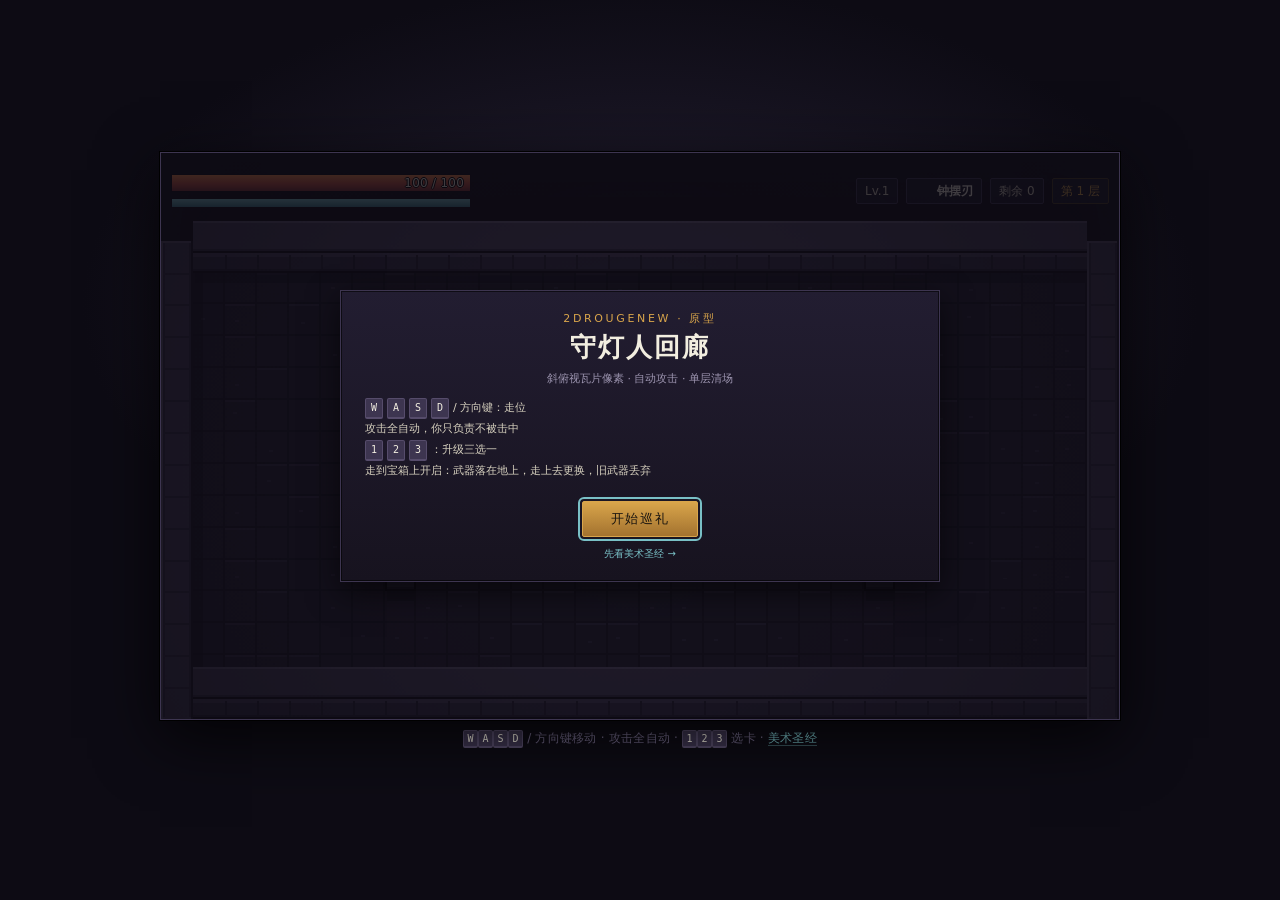
<file: index.html>
<!DOCTYPE html>
<html lang="zh-CN">
<head>
<meta charset="utf-8">
<meta name="viewport" content="width=device-width,initial-scale=1">
<title>2DRougeNew · 守灯人回廊</title>
<link rel="stylesheet" href="styles.css">
</head>
<body>
<main id="wrap">
  <div id="stage">
    <canvas id="game" width="480" height="284" aria-label="游戏画面：俯视像素风回廊"></canvas>

    <div id="hud">
      <div class="hud-col">
        <div class="bar hp" id="hpBar" role="progressbar" aria-label="生命值" aria-valuemin="0" aria-valuemax="100" aria-valuenow="100">
          <div class="fill" id="hpFill"></div>
          <span class="bar-label" id="hpText">100 / 100</span>
        </div>
        <div class="bar xp" role="progressbar" aria-label="经验" aria-valuemin="0" aria-valuemax="100" aria-valuenow="0">
          <div class="fill" id="xpFill"></div>
        </div>
      </div>
      <div class="hud-col right">
        <span class="chip" id="lvlChip">Lv.1</span>
        <span class="chip weapon">
          <canvas id="wpnIcon" width="16" height="16" aria-hidden="true"></canvas>
          <b id="wpnName">钟摆刃</b>
        </span>
        <span class="chip" id="foeChip">剩余 0</span>
        <span class="chip floor" id="floorChip">第 1 层</span>
      </div>
    </div>

    <div id="flash" aria-hidden="true"></div>
    <div id="toast" role="status" aria-live="polite"></div>
    <div id="overlay" class="overlay"></div>
  </div>

  <p class="foot">
    <kbd>W</kbd><kbd>A</kbd><kbd>S</kbd><kbd>D</kbd> / 方向键移动 · 攻击全自动 · <kbd>1</kbd><kbd>2</kbd><kbd>3</kbd> 选卡 ·
    <a href="art-bible.html">美术圣经</a>
  </p>
</main>

<script src="js/palette.js"></script>
<script src="js/pixels.js"></script>
<script src="js/art.js"></script>
<script src="js/game.js"></script>
</body>
</html>
</file>
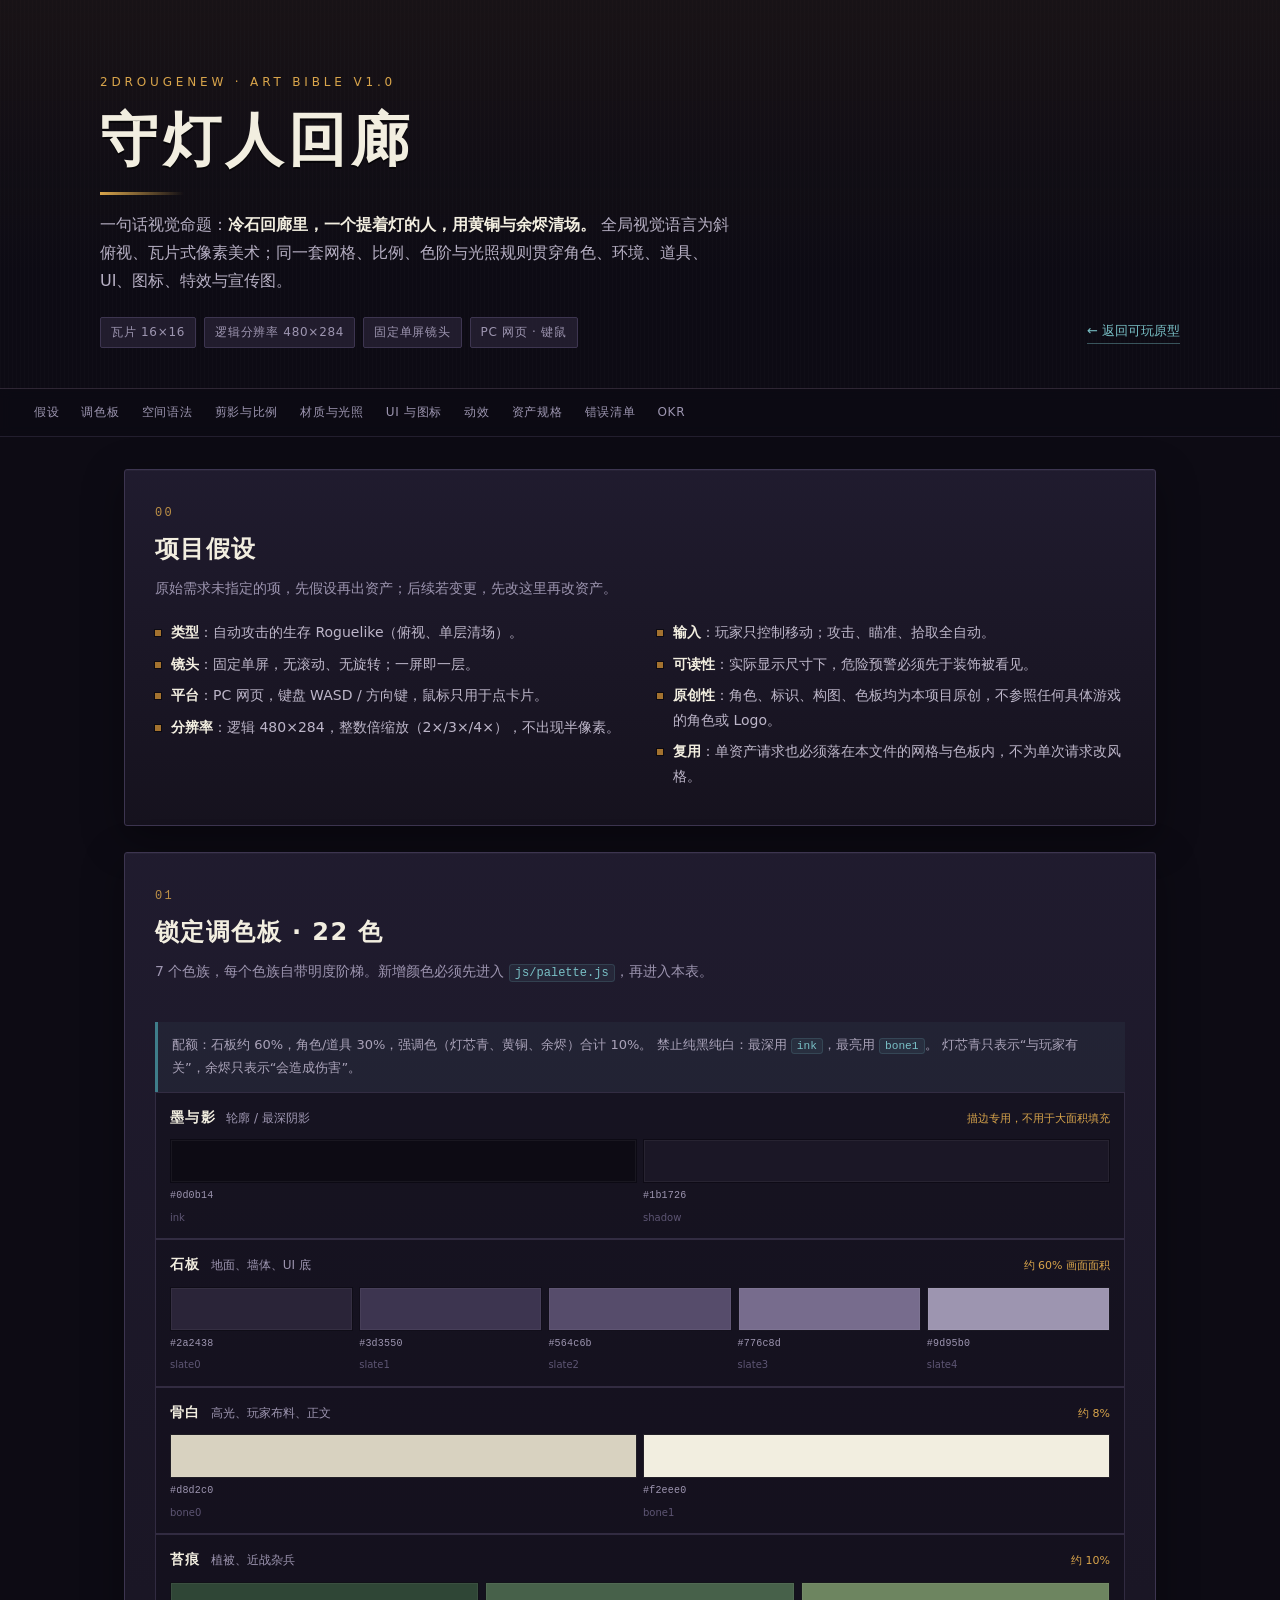
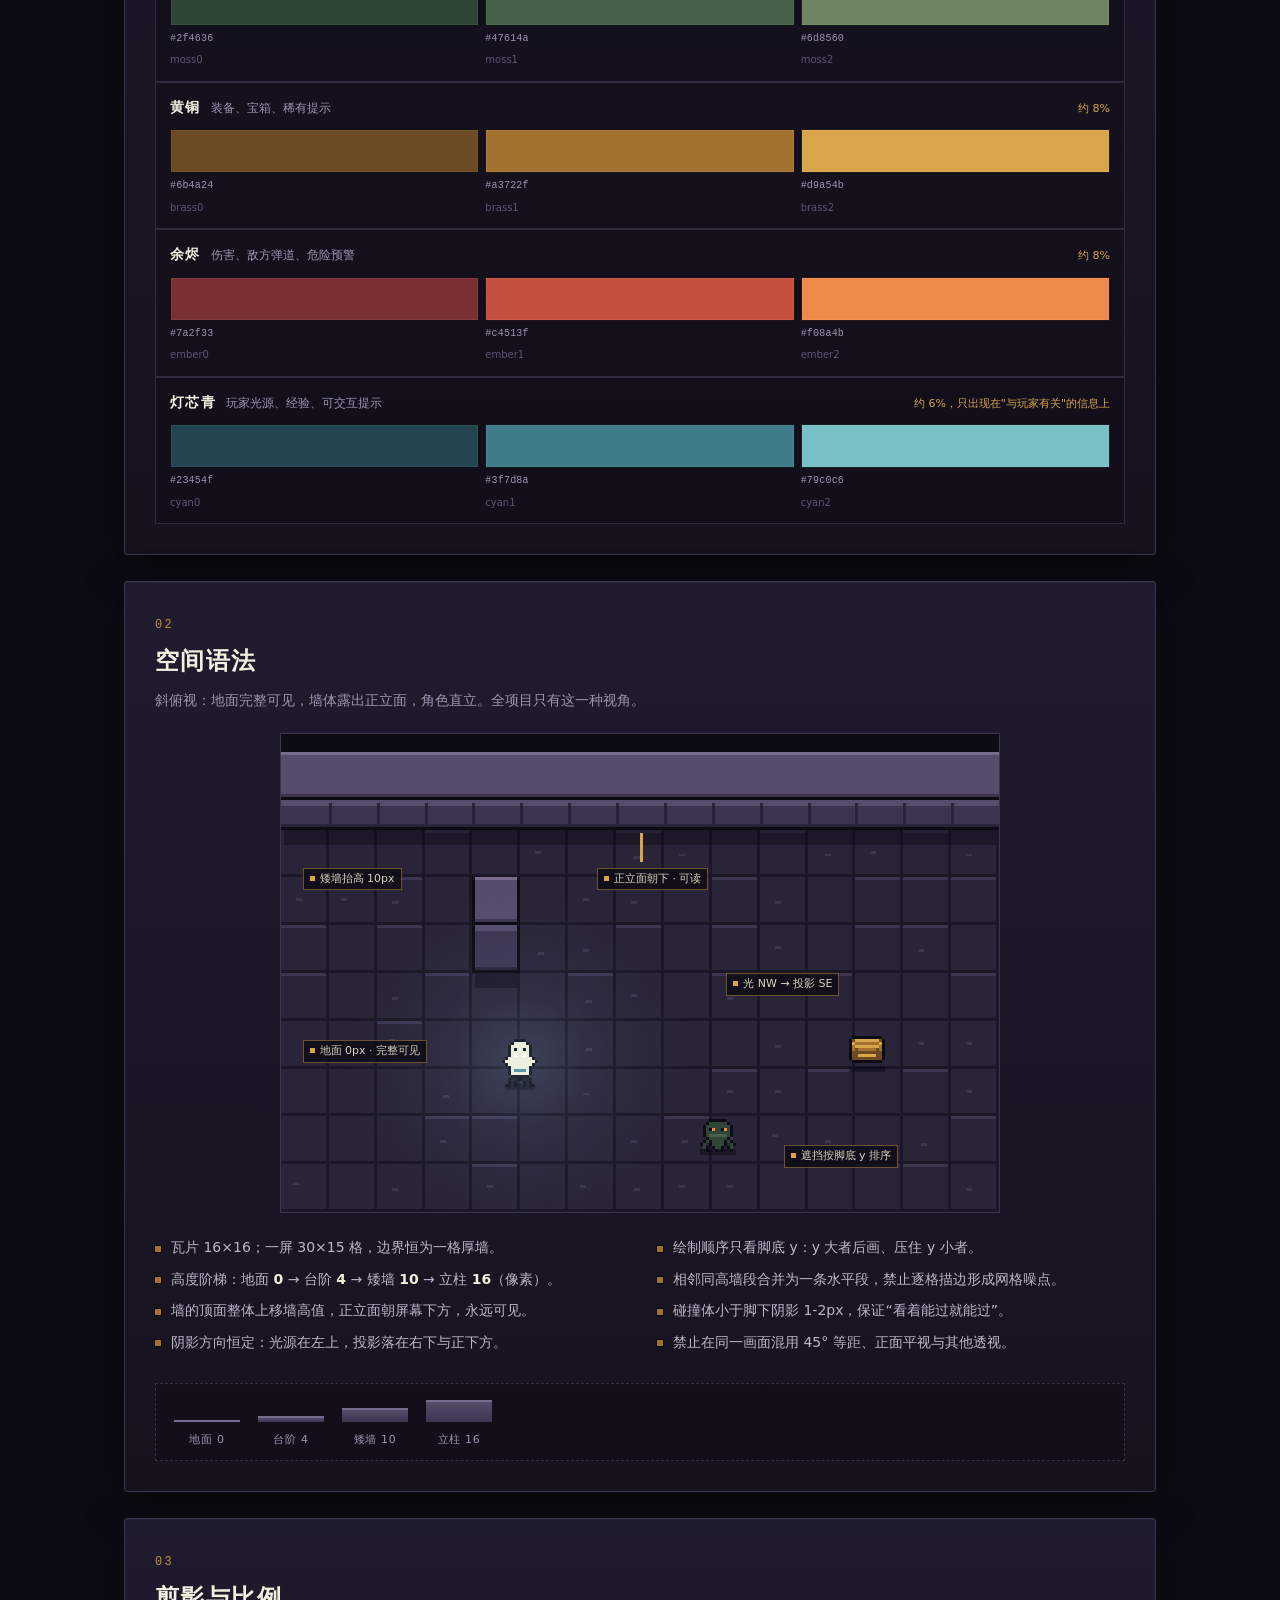
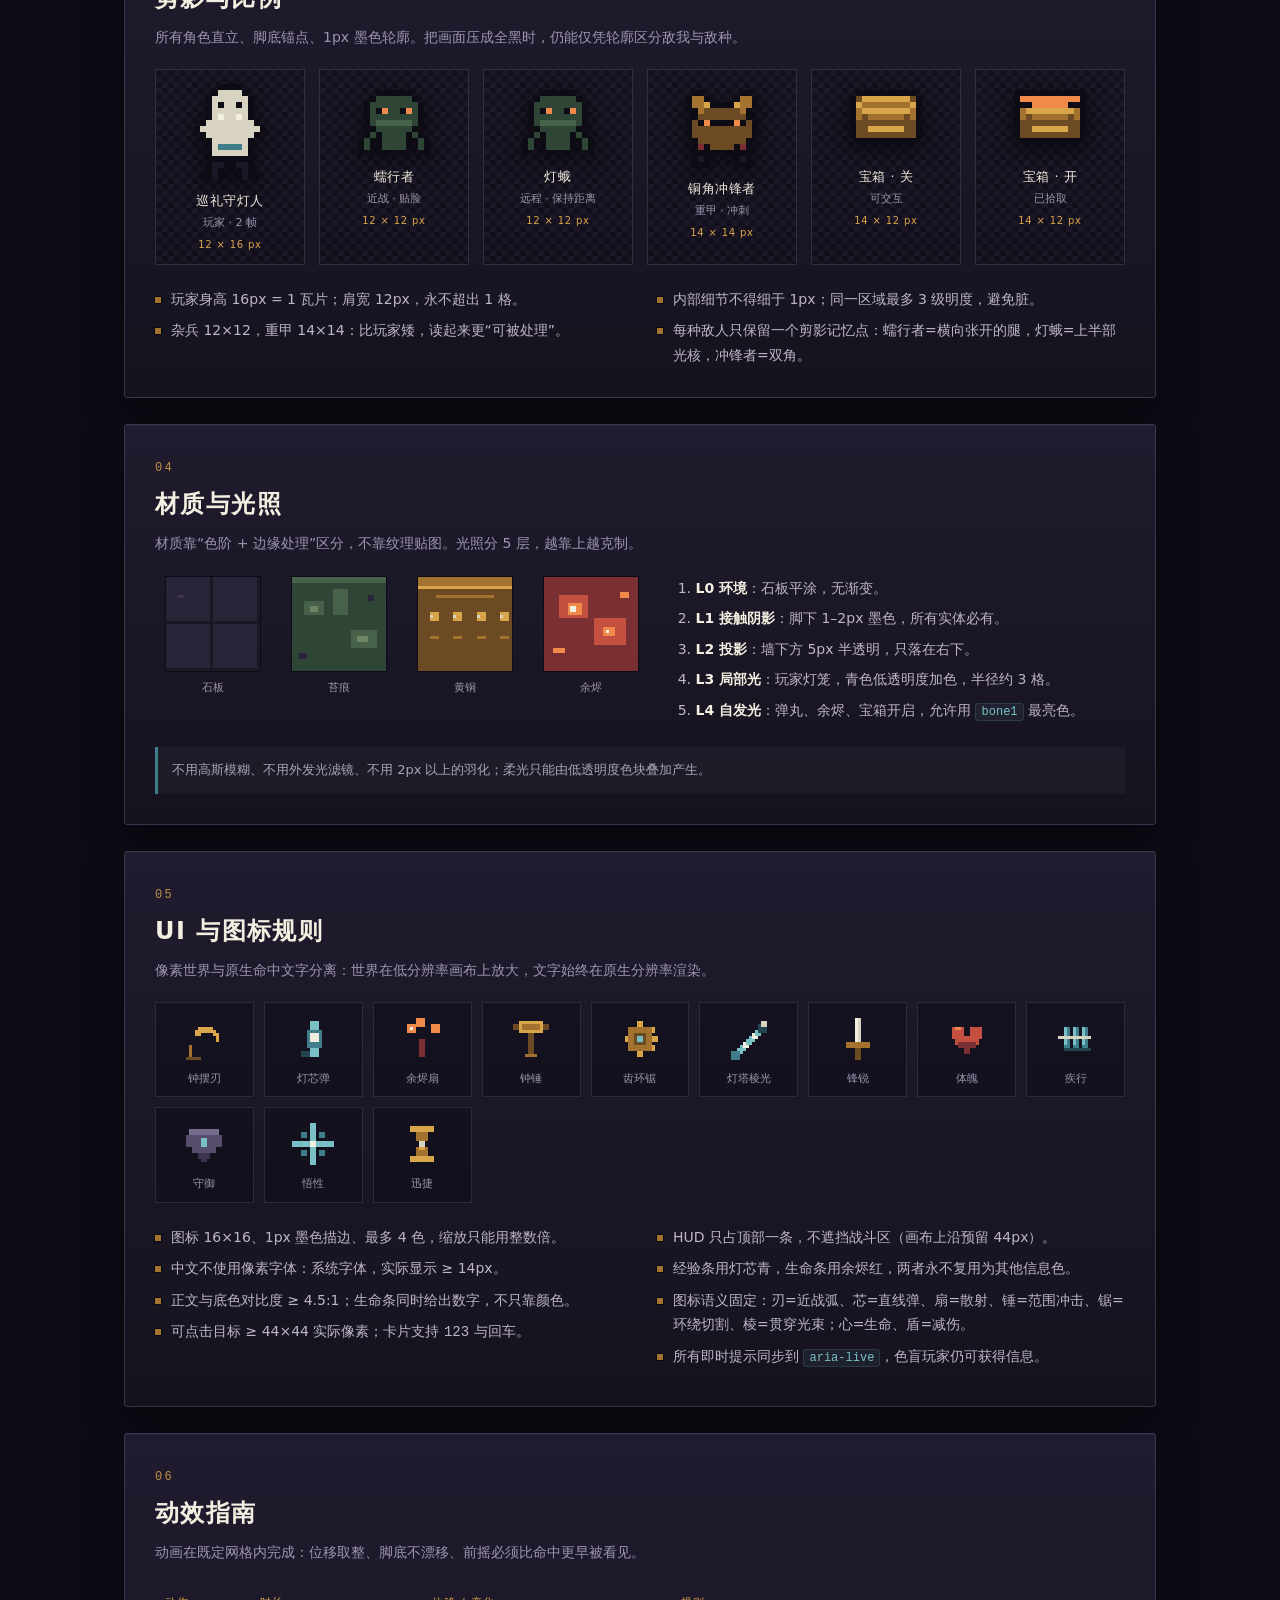
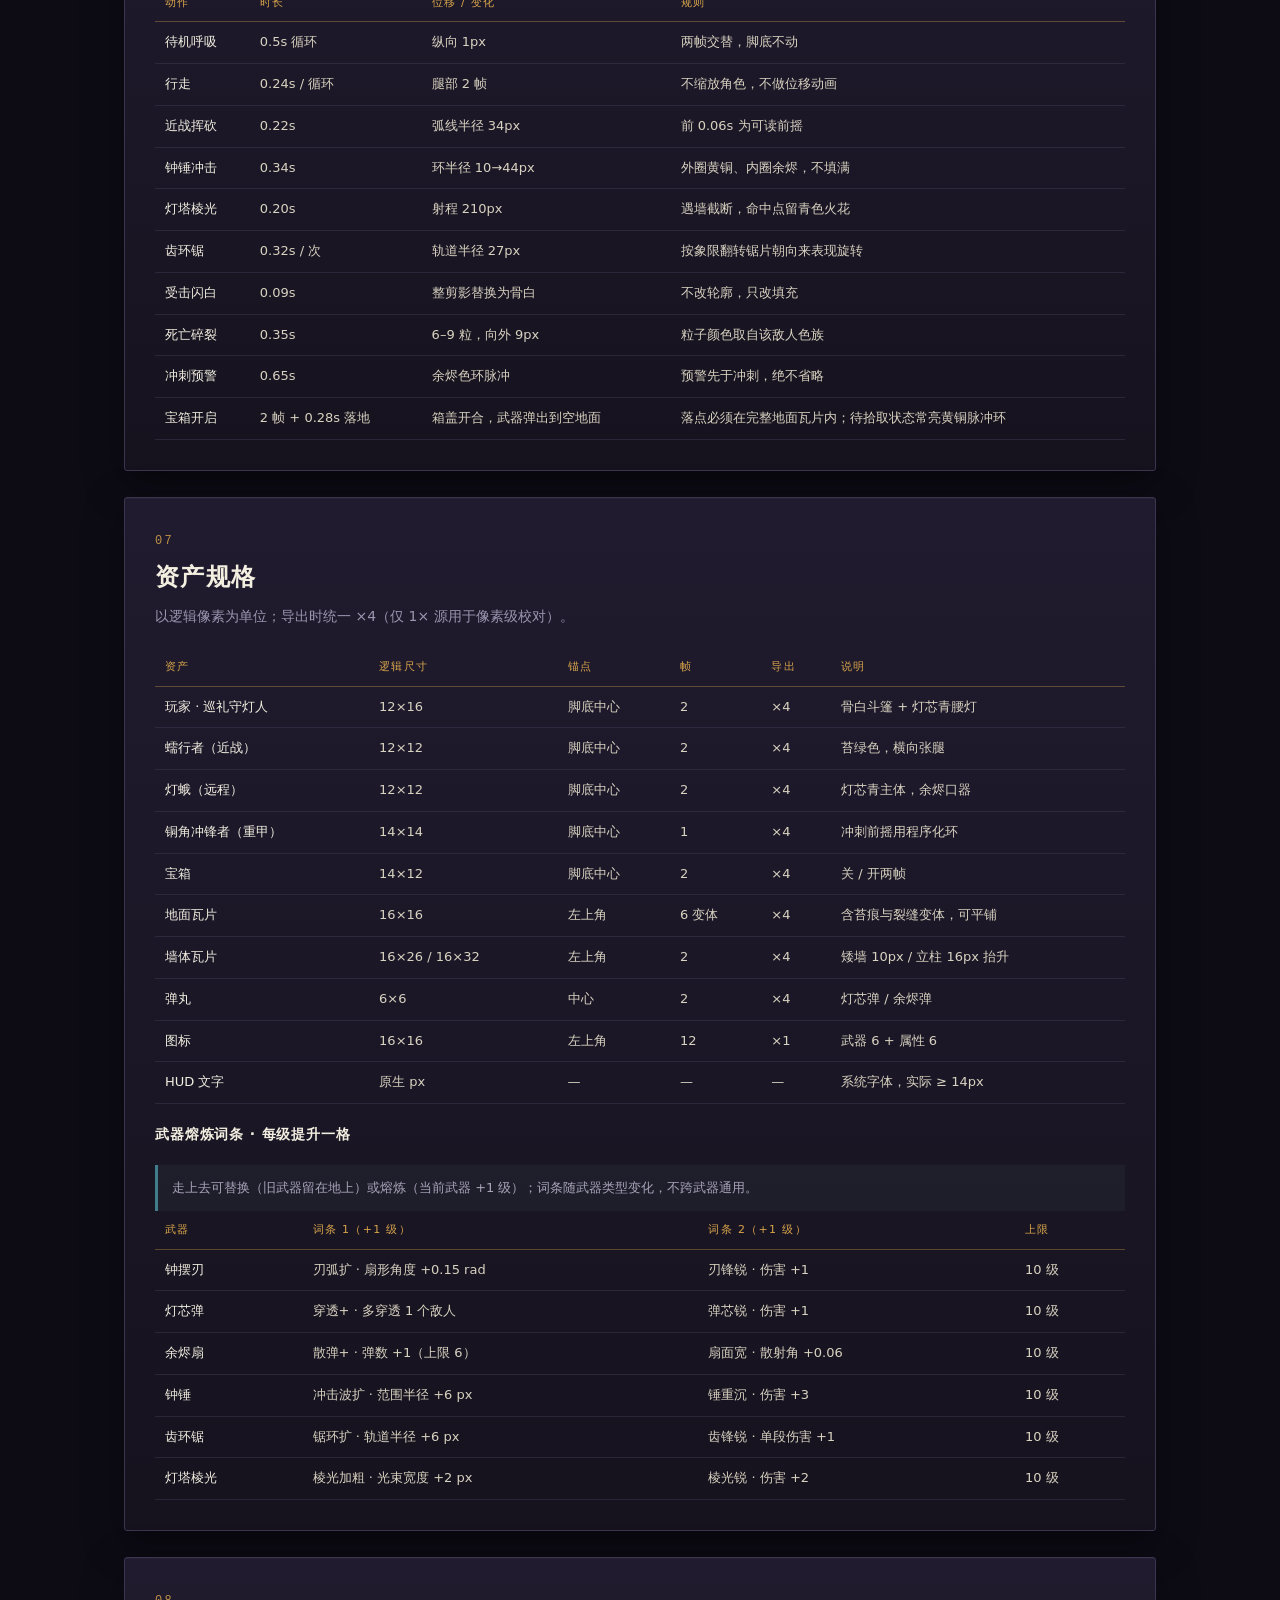
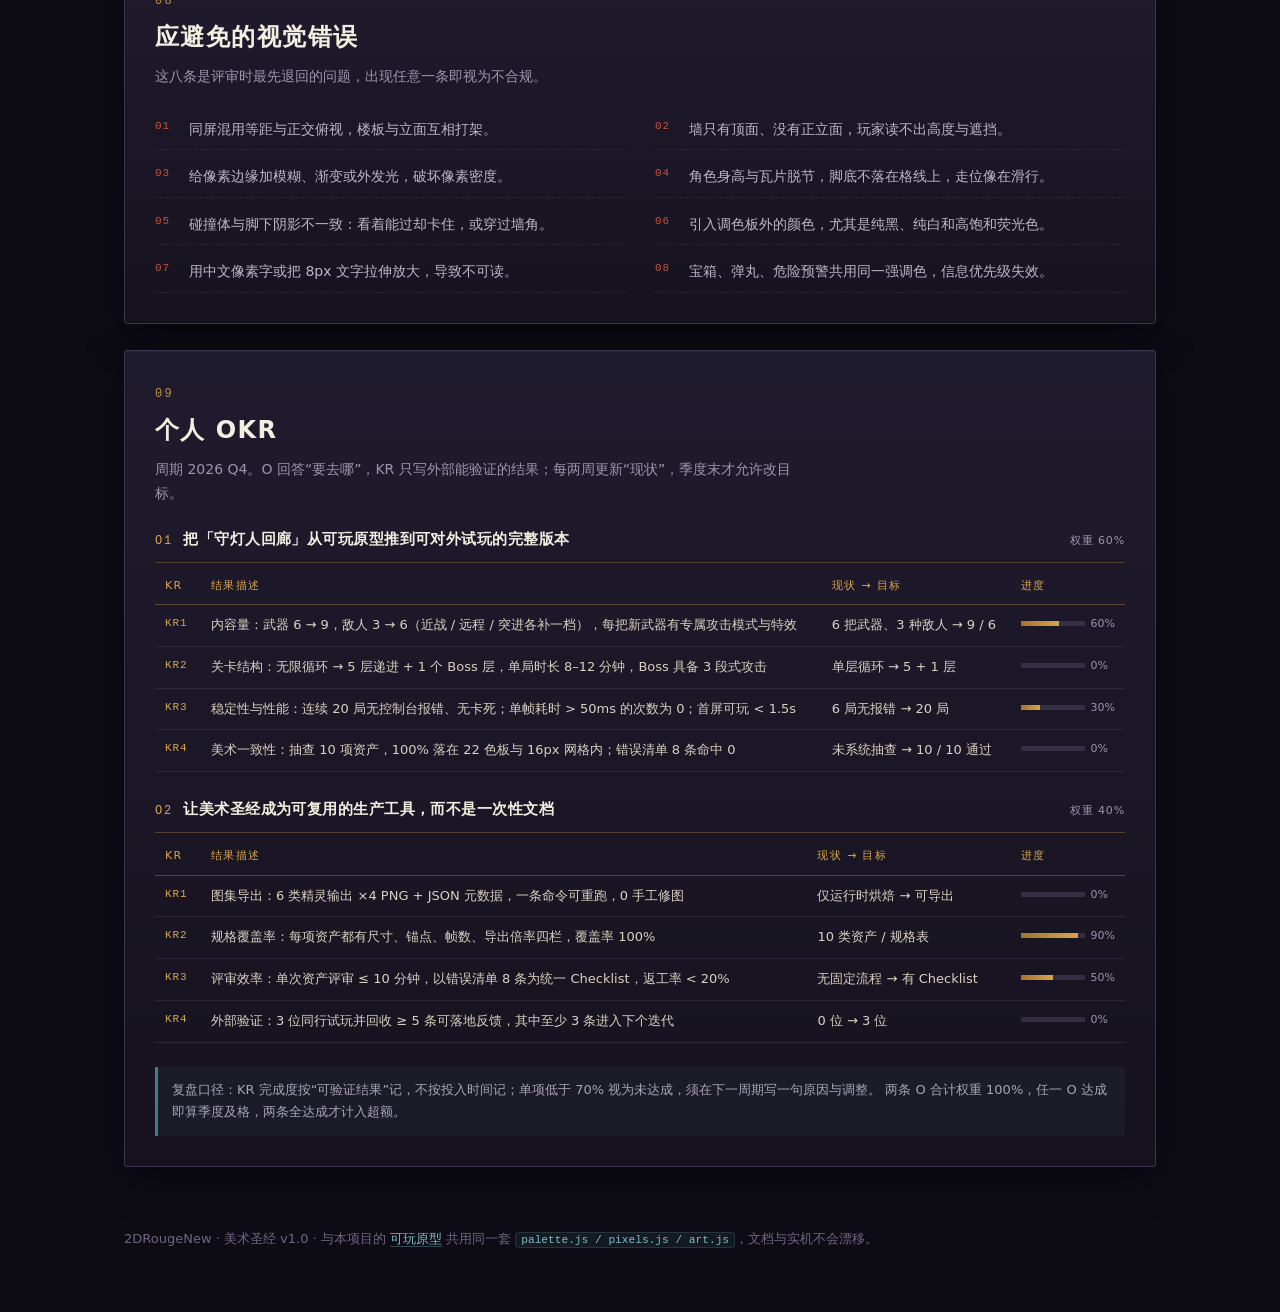
<file: art-bible.html>
<!DOCTYPE html>
<html lang="zh-CN">
<head>
<meta charset="utf-8">
<meta name="viewport" content="width=device-width,initial-scale=1">
<title>2DRougeNew · 美术圣经 v1.0</title>
<link rel="stylesheet" href="bible.css">
</head>
<body>
<header class="hero">
  <div class="hero-inner">
    <p class="eyebrow">2DRougeNew · Art Bible v1.0</p>
    <h1>守灯人回廊</h1>
    <p class="lede">
      一句话视觉命题：<b>冷石回廊里，一个提着灯的人，用黄铜与余烬清场。</b>
      全局视觉语言为斜俯视、瓦片式像素美术；同一套网格、比例、色阶与光照规则贯穿角色、环境、道具、UI、图标、特效与宣传图。
    </p>
    <div class="hero-meta">
      <span>瓦片 16×16</span>
      <span>逻辑分辨率 480×284</span>
      <span>固定单屏镜头</span>
      <span>PC 网页 · 键鼠</span>
      <a href="index.html">← 返回可玩原型</a>
    </div>
  </div>
</header>

<nav class="toc">
  <a href="#assume">假设</a>
  <a href="#palette">调色板</a>
  <a href="#space">空间语法</a>
  <a href="#silhouette">剪影与比例</a>
  <a href="#material">材质与光照</a>
  <a href="#ui">UI 与图标</a>
  <a href="#motion">动效</a>
  <a href="#spec">资产规格</a>
  <a href="#avoid">错误清单</a>
  <a href="#okr">OKR</a>
</nav>

<main>

<section id="assume" class="card">
  <header class="sec-head">
    <span class="num">00</span>
    <h2>项目假设</h2>
    <p>原始需求未指定的项，先假设再出资产；后续若变更，先改这里再改资产。</p>
  </header>
  <div class="grid2">
    <ul class="rules">
      <li><b>类型</b>：自动攻击的生存 Roguelike（俯视、单层清场）。</li>
      <li><b>镜头</b>：固定单屏，无滚动、无旋转；一屏即一层。</li>
      <li><b>平台</b>：PC 网页，键盘 WASD / 方向键，鼠标只用于点卡片。</li>
      <li><b>分辨率</b>：逻辑 480×284，整数倍缩放（2×/3×/4×），不出现半像素。</li>
    </ul>
    <ul class="rules">
      <li><b>输入</b>：玩家只控制移动；攻击、瞄准、拾取全自动。</li>
      <li><b>可读性</b>：实际显示尺寸下，危险预警必须先于装饰被看见。</li>
      <li><b>原创性</b>：角色、标识、构图、色板均为本项目原创，不参照任何具体游戏的角色或 Logo。</li>
      <li><b>复用</b>：单资产请求也必须落在本文件的网格与色板内，不为单次请求改风格。</li>
    </ul>
  </div>
</section>

<section id="palette" class="card">
  <header class="sec-head">
    <span class="num">01</span>
    <h2>锁定调色板 · 22 色</h2>
    <p>7 个色族，每个色族自带明度阶梯。新增颜色必须先进入 <code>js/palette.js</code>，再进入本表。</p>
  </header>
  <div id="palette" class="palette"></div>
  <p class="note">
    配额：石板约 60%，角色/道具 30%，强调色（灯芯青、黄铜、余烬）合计 10%。
    禁止纯黑纯白：最深用 <code>ink</code>，最亮用 <code>bone1</code>。
    灯芯青只表示“与玩家有关”，余烬只表示“会造成伤害”。
  </p>
</section>

<section id="space" class="card">
  <header class="sec-head">
    <span class="num">02</span>
    <h2>空间语法</h2>
    <p>斜俯视：地面完整可见，墙体露出正立面，角色直立。全项目只有这一种视角。</p>
  </header>
  <div class="figure">
    <canvas id="scene" width="240" height="160"></canvas>
    <span class="anno" style="left:3%;top:28%">矮墙抬高 10px</span>
    <span class="anno" style="left:44%;top:28%">正立面朝下 · 可读</span>
    <span class="anno" style="left:62%;top:50%">光 NW → 投影 SE</span>
    <span class="anno" style="left:70%;top:86%">遮挡按脚底 y 排序</span>
    <span class="anno" style="left:3%;top:64%">地面 0px · 完整可见</span>
  </div>
  <div class="grid2">
    <ul class="rules">
      <li>瓦片 16×16；一屏 30×15 格，边界恒为一格厚墙。</li>
      <li>高度阶梯：地面 <b>0</b> → 台阶 <b>4</b> → 矮墙 <b>10</b> → 立柱 <b>16</b>（像素）。</li>
      <li>墙的顶面整体上移墙高值，正立面朝屏幕下方，永远可见。</li>
      <li>阴影方向恒定：光源在左上，投影落在右下与正下方。</li>
    </ul>
    <ul class="rules">
      <li>绘制顺序只看脚底 y：y 大者后画、压住 y 小者。</li>
      <li>相邻同高墙段合并为一条水平段，禁止逐格描边形成网格噪点。</li>
      <li>碰撞体小于脚下阴影 1-2px，保证“看着能过就能过”。</li>
      <li>禁止在同一画面混用 45° 等距、正面平视与其他透视。</li>
    </ul>
  </div>
  <div class="ladder" aria-label="高度阶梯示意">
    <div class="step"><i style="height:2px"></i><b>地面 0</b></div>
    <div class="step"><i style="height:6px"></i><b>台阶 4</b></div>
    <div class="step"><i style="height:14px"></i><b>矮墙 10</b></div>
    <div class="step"><i style="height:22px"></i><b>立柱 16</b></div>
  </div>
</section>

<section id="silhouette" class="card">
  <header class="sec-head">
    <span class="num">03</span>
    <h2>剪影与比例</h2>
    <p>所有角色直立、脚底锚点、1px 墨色轮廓。把画面压成全黑时，仍能仅凭轮廓区分敌我与敌种。</p>
  </header>
  <div id="sprites" class="sprite-grid"></div>
  <ul class="rules two-col">
    <li>玩家身高 16px = 1 瓦片；肩宽 12px，永不超出 1 格。</li>
    <li>杂兵 12×12，重甲 14×14：比玩家矮，读起来更“可被处理”。</li>
    <li>内部细节不得细于 1px；同一区域最多 3 级明度，避免脏。</li>
    <li>每种敌人只保留一个剪影记忆点：蠕行者=横向张开的腿，灯蛾=上半部光核，冲锋者=双角。</li>
  </ul>
</section>

<section id="material" class="card">
  <header class="sec-head">
    <span class="num">04</span>
    <h2>材质与光照</h2>
    <p>材质靠“色阶 + 边缘处理”区分，不靠纹理贴图。光照分 5 层，越靠上越克制。</p>
  </header>
  <div class="mat-row">
    <div id="materials" class="mat-grid"></div>
    <ol class="light-stack">
      <li><b>L0 环境</b>：石板平涂，无渐变。</li>
      <li><b>L1 接触阴影</b>：脚下 1–2px 墨色，所有实体必有。</li>
      <li><b>L2 投影</b>：墙下方 5px 半透明，只落在右下。</li>
      <li><b>L3 局部光</b>：玩家灯笼，青色低透明度加色，半径约 3 格。</li>
      <li><b>L4 自发光</b>：弹丸、余烬、宝箱开启，允许用 <code>bone1</code> 最亮色。</li>
    </ol>
  </div>
  <p class="note">不用高斯模糊、不用外发光滤镜、不用 2px 以上的羽化；柔光只能由低透明度色块叠加产生。</p>
</section>

<section id="ui" class="card">
  <header class="sec-head">
    <span class="num">05</span>
    <h2>UI 与图标规则</h2>
    <p>像素世界与原生命中文字分离：世界在低分辨率画布上放大，文字始终在原生分辨率渲染。</p>
  </header>
  <div id="icons" class="icon-grid"></div>
  <div class="grid2">
    <ul class="rules">
      <li>图标 16×16、1px 墨色描边、最多 4 色，缩放只能用整数倍。</li>
      <li>中文不使用像素字体：系统字体，实际显示 ≥ 14px。</li>
      <li>正文与底色对比度 ≥ 4.5:1；生命条同时给出数字，不只靠颜色。</li>
      <li>可点击目标 ≥ 44×44 实际像素；卡片支持 <kbd>1</kbd><kbd>2</kbd><kbd>3</kbd> 与回车。</li>
    </ul>
    <ul class="rules">
      <li>HUD 只占顶部一条，不遮挡战斗区（画布上沿预留 44px）。</li>
      <li>经验条用灯芯青，生命条用余烬红，两者永不复用为其他信息色。</li>
      <li>图标语义固定：刃=近战弧、芯=直线弹、扇=散射、锤=范围冲击、锯=环绕切割、棱=贯穿光束；心=生命、盾=减伤。</li>
      <li>所有即时提示同步到 <code>aria-live</code>，色盲玩家仍可获得信息。</li>
    </ul>
  </div>
</section>

<section id="motion" class="card">
  <header class="sec-head">
    <span class="num">06</span>
    <h2>动效指南</h2>
    <p>动画在既定网格内完成：位移取整、脚底不漂移、前摇必须比命中更早被看见。</p>
  </header>
  <table class="tbl">
    <thead><tr><th>动作</th><th>时长</th><th>位移 / 变化</th><th>规则</th></tr></thead>
    <tbody>
      <tr><td>待机呼吸</td><td>0.5s 循环</td><td>纵向 1px</td><td>两帧交替，脚底不动</td></tr>
      <tr><td>行走</td><td>0.24s / 循环</td><td>腿部 2 帧</td><td>不缩放角色，不做位移动画</td></tr>
      <tr><td>近战挥砍</td><td>0.22s</td><td>弧线半径 34px</td><td>前 0.06s 为可读前摇</td></tr>
      <tr><td>钟锤冲击</td><td>0.34s</td><td>环半径 10→44px</td><td>外圈黄铜、内圈余烬，不填满</td></tr>
      <tr><td>灯塔棱光</td><td>0.20s</td><td>射程 210px</td><td>遇墙截断，命中点留青色火花</td></tr>
      <tr><td>齿环锯</td><td>0.32s / 次</td><td>轨道半径 27px</td><td>按象限翻转锯片朝向来表现旋转</td></tr>
      <tr><td>受击闪白</td><td>0.09s</td><td>整剪影替换为骨白</td><td>不改轮廓，只改填充</td></tr>
      <tr><td>死亡碎裂</td><td>0.35s</td><td>6–9 粒，向外 9px</td><td>粒子颜色取自该敌人色族</td></tr>
      <tr><td>冲刺预警</td><td>0.65s</td><td>余烬色环脉冲</td><td>预警先于冲刺，绝不省略</td></tr>
      <tr><td>宝箱开启</td><td>2 帧 + 0.28s 落地</td><td>箱盖开合，武器弹出到空地面</td><td>落点必须在完整地面瓦片内；待拾取状态常亮黄铜脉冲环</td></tr>
    </tbody>
  </table>
</section>

<section id="spec" class="card">
  <header class="sec-head">
    <span class="num">07</span>
    <h2>资产规格</h2>
    <p>以逻辑像素为单位；导出时统一 ×4（仅 1× 源用于像素级校对）。</p>
  </header>
  <table class="tbl">
    <thead><tr><th>资产</th><th>逻辑尺寸</th><th>锚点</th><th>帧</th><th>导出</th><th>说明</th></tr></thead>
    <tbody>
      <tr><td>玩家 · 巡礼守灯人</td><td>12×16</td><td>脚底中心</td><td>2</td><td>×4</td><td>骨白斗篷 + 灯芯青腰灯</td></tr>
      <tr><td>蠕行者（近战）</td><td>12×12</td><td>脚底中心</td><td>2</td><td>×4</td><td>苔绿色，横向张腿</td></tr>
      <tr><td>灯蛾（远程）</td><td>12×12</td><td>脚底中心</td><td>2</td><td>×4</td><td>灯芯青主体，余烬口器</td></tr>
      <tr><td>铜角冲锋者（重甲）</td><td>14×14</td><td>脚底中心</td><td>1</td><td>×4</td><td>冲刺前摇用程序化环</td></tr>
      <tr><td>宝箱</td><td>14×12</td><td>脚底中心</td><td>2</td><td>×4</td><td>关 / 开两帧</td></tr>
      <tr><td>地面瓦片</td><td>16×16</td><td>左上角</td><td>6 变体</td><td>×4</td><td>含苔痕与裂缝变体，可平铺</td></tr>
      <tr><td>墙体瓦片</td><td>16×26 / 16×32</td><td>左上角</td><td>2</td><td>×4</td><td>矮墙 10px / 立柱 16px 抬升</td></tr>
      <tr><td>弹丸</td><td>6×6</td><td>中心</td><td>2</td><td>×4</td><td>灯芯弹 / 余烬弹</td></tr>
      <tr><td>图标</td><td>16×16</td><td>左上角</td><td>12</td><td>×1</td><td>武器 6 + 属性 6</td></tr>
      <tr><td>HUD 文字</td><td>原生 px</td><td>—</td><td>—</td><td>—</td><td>系统字体，实际 ≥ 14px</td></tr>
    </tbody>
  </table>

  <h3 style="margin-top:18px;font-size:14px;letter-spacing:0.06em;color:var(--bone1);">武器熔炼词条 · 每级提升一格</h3>
  <p class="note">走上去可替换（旧武器留在地上）或熔炼（当前武器 +1 级）；词条随武器类型变化，不跨武器通用。</p>
  <table class="tbl">
    <thead><tr><th>武器</th><th>词条 1（+1 级）</th><th>词条 2（+1 级）</th><th>上限</th></tr></thead>
    <tbody>
      <tr><td>钟摆刃</td><td>刃弧扩 · 扇形角度 +0.15 rad</td><td>刃锋锐 · 伤害 +1</td><td>10 级</td></tr>
      <tr><td>灯芯弹</td><td>穿透+ · 多穿透 1 个敌人</td><td>弹芯锐 · 伤害 +1</td><td>10 级</td></tr>
      <tr><td>余烬扇</td><td>散弹+ · 弹数 +1（上限 6）</td><td>扇面宽 · 散射角 +0.06</td><td>10 级</td></tr>
      <tr><td>钟锤</td><td>冲击波扩 · 范围半径 +6 px</td><td>锤重沉 · 伤害 +3</td><td>10 级</td></tr>
      <tr><td>齿环锯</td><td>锯环扩 · 轨道半径 +6 px</td><td>齿锋锐 · 单段伤害 +1</td><td>10 级</td></tr>
      <tr><td>灯塔棱光</td><td>棱光加粗 · 光束宽度 +2 px</td><td>棱光锐 · 伤害 +2</td><td>10 级</td></tr>
    </tbody>
  </table>
</section>

<section id="avoid" class="card">
  <header class="sec-head">
    <span class="num">08</span>
    <h2>应避免的视觉错误</h2>
    <p>这八条是评审时最先退回的问题，出现任意一条即视为不合规。</p>
  </header>
  <ol class="bad">
    <li>同屏混用等距与正交俯视，楼板与立面互相打架。</li>
    <li>墙只有顶面、没有正立面，玩家读不出高度与遮挡。</li>
    <li>给像素边缘加模糊、渐变或外发光，破坏像素密度。</li>
    <li>角色身高与瓦片脱节，脚底不落在格线上，走位像在滑行。</li>
    <li>碰撞体与脚下阴影不一致：看着能过却卡住，或穿过墙角。</li>
    <li>引入调色板外的颜色，尤其是纯黑、纯白和高饱和荧光色。</li>
    <li>用中文像素字或把 8px 文字拉伸放大，导致不可读。</li>
    <li>宝箱、弹丸、危险预警共用同一强调色，信息优先级失效。</li>
  </ol>
</section>

<section id="okr" class="card">
  <header class="sec-head">
    <span class="num">09</span>
    <h2>个人 OKR</h2>
    <p>周期 2026 Q4。O 回答“要去哪”，KR 只写外部能验证的结果；每两周更新“现状”，季度末才允许改目标。</p>
  </header>

  <div class="okr">
    <div class="okr-head">
      <span class="okr-o">O1</span>
      <h3>把「守灯人回廊」从可玩原型推到可对外试玩的完整版本</h3>
      <span class="okr-w">权重 60%</span>
    </div>
    <table class="tbl">
      <thead><tr><th>KR</th><th>结果描述</th><th>现状 → 目标</th><th>进度</th></tr></thead>
      <tbody>
        <tr>
          <td>KR1</td>
          <td>内容量：武器 6 → 9，敌人 3 → 6（近战 / 远程 / 突进各补一档），每把新武器有专属攻击模式与特效</td>
          <td>6 把武器、3 种敌人 → 9 / 6</td>
          <td><span class="bar"><i style="width:60%"></i></span>60%</td>
        </tr>
        <tr>
          <td>KR2</td>
          <td>关卡结构：无限循环 → 5 层递进 + 1 个 Boss 层，单局时长 8–12 分钟，Boss 具备 3 段式攻击</td>
          <td>单层循环 → 5 + 1 层</td>
          <td><span class="bar"><i style="width:0%"></i></span>0%</td>
        </tr>
        <tr>
          <td>KR3</td>
          <td>稳定性与性能：连续 20 局无控制台报错、无卡死；单帧耗时 &gt; 50ms 的次数为 0；首屏可玩 &lt; 1.5s</td>
          <td>6 局无报错 → 20 局</td>
          <td><span class="bar"><i style="width:30%"></i></span>30%</td>
        </tr>
        <tr>
          <td>KR4</td>
          <td>美术一致性：抽查 10 项资产，100% 落在 22 色板与 16px 网格内；错误清单 8 条命中 0</td>
          <td>未系统抽查 → 10 / 10 通过</td>
          <td><span class="bar"><i style="width:0%"></i></span>0%</td>
        </tr>
      </tbody>
    </table>
  </div>

  <div class="okr">
    <div class="okr-head">
      <span class="okr-o">O2</span>
      <h3>让美术圣经成为可复用的生产工具，而不是一次性文档</h3>
      <span class="okr-w">权重 40%</span>
    </div>
    <table class="tbl">
      <thead><tr><th>KR</th><th>结果描述</th><th>现状 → 目标</th><th>进度</th></tr></thead>
      <tbody>
        <tr>
          <td>KR1</td>
          <td>图集导出：6 类精灵输出 ×4 PNG + JSON 元数据，一条命令可重跑，0 手工修图</td>
          <td>仅运行时烘焙 → 可导出</td>
          <td><span class="bar"><i style="width:0%"></i></span>0%</td>
        </tr>
        <tr>
          <td>KR2</td>
          <td>规格覆盖率：每项资产都有尺寸、锚点、帧数、导出倍率四栏，覆盖率 100%</td>
          <td>10 类资产 / 规格表</td>
          <td><span class="bar"><i style="width:90%"></i></span>90%</td>
        </tr>
        <tr>
          <td>KR3</td>
          <td>评审效率：单次资产评审 ≤ 10 分钟，以错误清单 8 条为统一 Checklist，返工率 &lt; 20%</td>
          <td>无固定流程 → 有 Checklist</td>
          <td><span class="bar"><i style="width:50%"></i></span>50%</td>
        </tr>
        <tr>
          <td>KR4</td>
          <td>外部验证：3 位同行试玩并回收 ≥ 5 条可落地反馈，其中至少 3 条进入下个迭代</td>
          <td>0 位 → 3 位</td>
          <td><span class="bar"><i style="width:0%"></i></span>0%</td>
        </tr>
      </tbody>
    </table>
  </div>

  <p class="note">
    复盘口径：KR 完成度按“可验证结果”记，不按投入时间记；单项低于 70% 视为未达成，须在下一周期写一句原因与调整。
    两条 O 合计权重 100%，任一 O 达成即算季度及格，两条全达成才计入超额。
  </p>
</section>

</main>

<footer class="foot">
  <p>2DRougeNew · 美术圣经 v1.0 · 与本项目的 <a href="index.html">可玩原型</a> 共用同一套 <code>palette.js / pixels.js / art.js</code>，文档与实机不会漂移。</p>
</footer>

<script src="js/palette.js"></script>
<script src="js/pixels.js"></script>
<script src="js/art.js"></script>
<script src="js/bible.js"></script>
</body>
</html>
</file>
<file: styles.css>
/* 2DRougeNew · 界面样式
 * 像素世界用 canvas 整数倍放大；所有文字在原生分辨率渲染，保证中文可读。
 */
:root {
  --ink: #0d0b14;
  --shadow: #1b1726;
  --slate0: #2a2438;
  --slate1: #3d3550;
  --slate2: #564c6b;
  --slate3: #776c8d;
  --slate4: #9d95b0;
  --bone0: #d8d2c0;
  --bone1: #f2eee0;
  --brass0: #6b4a24;
  --brass1: #a3722f;
  --brass2: #d9a54b;
  --ember1: #c4513f;
  --ember2: #f08a4b;
  --cyan1: #3f7d8a;
  --cyan2: #79c0c6;
}

* { box-sizing: border-box; }

html, body {
  margin: 0;
  height: 100%;
  background: var(--ink);
  color: var(--bone0);
  font-family: "Noto Sans SC", "Microsoft YaHei", "PingFang SC", system-ui, sans-serif;
}

body {
  display: flex;
  align-items: center;
  justify-content: center;
  background:
    radial-gradient(900px 520px at 50% 34%, #241f33 0%, #0d0b14 62%),
    var(--ink);
  overflow: hidden;
}

#wrap { display: flex; flex-direction: column; align-items: center; gap: 10px; }

#stage {
  --s: 3;
  position: relative;
  width: calc(480px * var(--s));
  height: calc(284px * var(--s));
  background: var(--ink);
  border: 1px solid var(--slate1);
  box-shadow:
    0 0 0 1px #000,
    0 18px 60px rgba(0, 0, 0, 0.75),
    inset 0 0 70px rgba(121, 192, 198, 0.05);
  overflow: hidden;
}

#game {
  display: block;
  width: 100%;
  height: 100%;
  image-rendering: pixelated;
  image-rendering: crisp-edges;
}

/* ---------------- HUD ---------------- */
#hud {
  position: absolute;
  inset: 0 0 auto 0;
  height: calc(38px * var(--s));
  display: flex;
  align-items: center;
  justify-content: space-between;
  gap: calc(6px * var(--s));
  padding: 0 calc(5px * var(--s));
  pointer-events: none;
}

.hud-col { display: flex; align-items: center; gap: calc(4px * var(--s)); }
.hud-col:first-child { flex-direction: column; align-items: stretch; width: calc(150px * var(--s)); gap: calc(3px * var(--s)); }
.hud-col.right { gap: calc(4px * var(--s)); }

.bar {
  position: relative;
  height: calc(9px * var(--s));
  background: var(--slate0);
  border: 1px solid var(--ink);
  box-shadow: inset 0 0 0 1px rgba(0, 0, 0, 0.45);
  overflow: hidden;
}
.bar.xp { height: calc(5px * var(--s)); background: #191426; }
.bar .fill {
  height: 100%;
  width: 100%;
  transition: width 120ms linear;
}
.bar.hp .fill { background: linear-gradient(180deg, var(--ember2), var(--ember1) 55%, #7a2f33); }
.bar.xp .fill { background: linear-gradient(180deg, var(--cyan2), var(--cyan1)); }

.bar-label {
  position: absolute;
  inset: 0;
  display: flex;
  align-items: center;
  justify-content: flex-end;
  padding-right: calc(3px * var(--s));
  font-size: calc(6px * var(--s));
  letter-spacing: 0.02em;
  color: var(--bone1);
  text-shadow: 0 1px 0 #000, 1px 0 0 #000, -1px 0 0 #000, 0 -1px 0 #000;
  font-variant-numeric: tabular-nums;
}

.chip {
  display: inline-flex;
  align-items: center;
  gap: calc(3px * var(--s));
  height: calc(13px * var(--s));
  padding: 0 calc(4px * var(--s));
  font-size: calc(6px * var(--s));
  line-height: 1;
  color: var(--bone0);
  background: rgba(27, 23, 38, 0.86);
  border: 1px solid var(--slate1);
  border-radius: 2px;
  white-space: nowrap;
}
.chip b { font-weight: 600; color: var(--bone1); }
.chip.floor { color: var(--brass2); border-color: #4a3a20; }
.chip.weapon canvas {
  width: calc(8px * var(--s));
  height: calc(8px * var(--s));
  image-rendering: pixelated;
}

/* ---------------- 反馈层 ---------------- */
#flash {
  position: absolute;
  inset: 0;
  pointer-events: none;
  opacity: 0;
  background: radial-gradient(circle at 50% 55%, rgba(196, 81, 63, 0) 40%, rgba(196, 81, 63, 0.55) 100%);
}
#flash.on { animation: hurt 420ms ease-out; }
@keyframes hurt {
  0% { opacity: 0.95; }
  100% { opacity: 0; }
}

#toast {
  position: absolute;
  left: 50%;
  bottom: calc(10px * var(--s));
  transform: translate(-50%, 10px);
  max-width: 82%;
  padding: calc(4px * var(--s)) calc(7px * var(--s));
  font-size: calc(6px * var(--s));
  color: var(--bone1);
  background: rgba(13, 11, 20, 0.92);
  border: 1px solid var(--cyan1);
  border-left: 3px solid var(--cyan2);
  opacity: 0;
  pointer-events: none;
  transition: opacity 180ms ease, transform 180ms ease;
}
#toast.show { opacity: 1; transform: translate(-50%, 0); }

/* ---------------- 覆盖层 ---------------- */
.overlay {
  position: absolute;
  inset: 0;
  display: flex;
  align-items: center;
  justify-content: center;
  padding: calc(8px * var(--s));
  background: rgba(13, 11, 20, 0.78);
}
.overlay.hidden { display: none; }

.panel {
  width: min(86%, calc(300px * var(--s)));
  padding: calc(10px * var(--s)) calc(12px * var(--s));
  background: linear-gradient(180deg, #221d31, #17131f);
  border: 1px solid var(--slate1);
  box-shadow:
    inset 0 0 0 1px rgba(0, 0, 0, 0.6),
    0 10px 30px rgba(0, 0, 0, 0.6);
  text-align: center;
}
.panel.wide { width: min(94%, calc(380px * var(--s))); }

.eyebrow {
  margin: 0 0 calc(2px * var(--s));
  font-size: calc(5.5px * var(--s));
  letter-spacing: 0.24em;
  text-transform: uppercase;
  color: var(--brass2);
}
.panel h1 {
  margin: 0 0 calc(3px * var(--s));
  font-size: calc(13px * var(--s));
  letter-spacing: 0.08em;
  color: var(--bone1);
}
.panel h2 {
  margin: 0 0 calc(4px * var(--s));
  font-size: calc(9px * var(--s));
  letter-spacing: 0.05em;
  color: var(--bone1);
}
.panel .sub {
  margin: 0 0 calc(6px * var(--s));
  font-size: calc(5.5px * var(--s));
  color: var(--slate4);
}

.keys {
  list-style: none;
  margin: 0 0 calc(8px * var(--s));
  padding: 0;
  font-size: calc(5.5px * var(--s));
  line-height: 1.9;
  color: var(--bone0);
  text-align: left;
}
.keys li { display: flex; align-items: center; gap: calc(2px * var(--s)); }

kbd {
  display: inline-block;
  min-width: calc(9px * var(--s));
  padding: 0 calc(2px * var(--s));
  font-family: ui-monospace, Menlo, monospace;
  font-size: calc(5px * var(--s));
  line-height: calc(9px * var(--s));
  text-align: center;
  color: var(--bone1);
  background: var(--slate1);
  border: 1px solid var(--slate2);
  border-bottom-width: 2px;
  border-radius: 2px;
}

.btn {
  display: inline-block;
  margin-top: calc(2px * var(--s));
  padding: calc(4px * var(--s)) calc(14px * var(--s));
  font-family: inherit;
  font-size: calc(6.5px * var(--s));
  letter-spacing: 0.12em;
  color: var(--ink);
  background: var(--brass2);
  border: 1px solid #f0c876;
  border-radius: 2px;
  cursor: pointer;
  transition: transform 90ms ease, background 120ms ease;
}
.btn:hover { background: #e8bd63; }
.btn:active { transform: translateY(1px); }
.btn:focus-visible { outline: 2px solid var(--cyan2); outline-offset: 2px; }

.link {
  display: block;
  margin-top: calc(5px * var(--s));
  font-size: calc(5px * var(--s));
  color: var(--cyan2);
  text-decoration: none;
}
.link:hover { text-decoration: underline; }

.statrow {
  display: flex;
  justify-content: space-between;
  padding: calc(1px * var(--s)) 0;
  font-size: calc(5.5px * var(--s));
  color: var(--slate4);
  border-bottom: 1px dashed rgba(119, 108, 141, 0.25);
}
.statrow b { color: var(--bone1); font-weight: 600; }

/* ---------------- 三选一卡片 ---------------- */
.cards {
  display: grid;
  grid-template-columns: repeat(3, 1fr);
  gap: calc(5px * var(--s));
  margin-top: calc(4px * var(--s));
}

.card {
  position: relative;
  display: flex;
  flex-direction: column;
  align-items: center;
  gap: calc(2px * var(--s));
  padding: calc(7px * var(--s)) calc(4px * var(--s)) calc(5px * var(--s));
  font-family: inherit;
  color: var(--bone0);
  background: linear-gradient(180deg, #2a2438, #1b1726);
  border: 1px solid var(--slate1);
  border-radius: 2px;
  cursor: pointer;
  transition: border-color 120ms ease, transform 120ms ease, background 120ms ease;
}
.card:hover {
  border-color: var(--brass2);
  background: linear-gradient(180deg, #322a44, #1f1a2c);
  transform: translateY(-2px);
}
.card:focus-visible { outline: 2px solid var(--cyan2); outline-offset: 2px; }

.card-icon {
  width: calc(16px * var(--s));
  height: calc(16px * var(--s));
  image-rendering: pixelated;
}
.card-name {
  font-size: calc(7px * var(--s));
  letter-spacing: 0.08em;
  color: var(--bone1);
}
.card-desc {
  font-size: calc(4.8px * var(--s));
  line-height: 1.45;
  color: var(--slate4);
}
.card-key {
  position: absolute;
  top: calc(2px * var(--s));
  right: calc(3px * var(--s));
  font-family: ui-monospace, monospace;
  font-size: calc(4.5px * var(--s));
  color: var(--brass2);
  opacity: 0.8;
}

/* ---------------- 拾取面板 ---------------- */
.compare {
  display: flex;
  gap: calc(4px * var(--s));
  align-items: stretch;
  margin: calc(4px * var(--s)) 0 calc(5px * var(--s));
}
.compare .side {
  flex: 1 1 0;
  padding: calc(4px * var(--s)) calc(5px * var(--s));
  background: rgba(13, 11, 20, 0.5);
  border: 1px solid var(--slate1);
  text-align: left;
}
.compare .side-head {
  font-size: calc(4.5px * var(--s));
  letter-spacing: 0.16em;
  color: var(--brass2);
  margin-bottom: calc(1px * var(--s));
  text-transform: uppercase;
}
.compare .side-name {
  font-size: calc(7px * var(--s));
  letter-spacing: 0.04em;
  color: var(--bone1);
  margin-bottom: calc(1px * var(--s));
}
.compare .side-desc {
  font-size: calc(4.8px * var(--s));
  line-height: 1.4;
  color: var(--slate4);
  margin-bottom: calc(2px * var(--s));
}
.compare .side-mod {
  font-size: calc(4.5px * var(--s));
  color: var(--cyan2);
  letter-spacing: 0.02em;
}
.compare .arrow {
  align-self: center;
  font-size: calc(6px * var(--s));
  font-weight: 600;
  color: var(--brass1);
  letter-spacing: 0.1em;
}
.pickup-actions {
  display: flex;
  flex-direction: column;
  gap: calc(2px * var(--s));
  align-items: stretch;
}
.pickup-actions .btn { margin-top: 0; width: 100%; text-align: center; }
.btn.primary {
  background: linear-gradient(180deg, #d9a54b, #a3722f);
  color: #1a1510;
  border-color: #d9a54b;
}
.btn.primary:hover { background: linear-gradient(180deg, #e8bd63, #b58134); }
.btn.ghost {
  background: transparent;
  color: var(--slate4);
  border-color: var(--slate2);
}
.btn.ghost:hover { color: var(--bone0); border-color: var(--slate3); background: rgba(86, 76, 107, 0.2); }

/* ---------------- 页脚 ---------------- */
.foot {
  margin: 0;
  font-size: 12px;
  color: #6f6685;
  letter-spacing: 0.02em;
}
.foot kbd {
  font-size: 10px;
  line-height: 15px;
  min-width: 15px;
}
.foot a { color: var(--cyan2); text-decoration: none; border-bottom: 1px solid rgba(121, 192, 198, 0.4); }
.foot a:hover { color: var(--bone1); }
</file>
<file: bible.css>
/* 2DRougeNew · 美术圣经样式 */
:root {
  --ink: #0d0b14;
  --shadow: #1b1726;
  --slate0: #2a2438;
  --slate1: #3d3550;
  --slate2: #564c6b;
  --slate3: #776c8d;
  --slate4: #9d95b0;
  --bone0: #d8d2c0;
  --bone1: #f2eee0;
  --moss2: #6d8560;
  --brass0: #6b4a24;
  --brass1: #a3722f;
  --brass2: #d9a54b;
  --ember1: #c4513f;
  --ember2: #f08a4b;
  --cyan1: #3f7d8a;
  --cyan2: #79c0c6;
}

* { box-sizing: border-box; }

html { scroll-behavior: smooth; }

body {
  margin: 0;
  background:
    radial-gradient(1100px 620px at 22% -8%, #241f33 0%, rgba(13, 11, 20, 0) 60%),
    var(--ink);
  color: var(--bone0);
  font-family: "Noto Sans SC", "Microsoft YaHei", "PingFang SC", system-ui, sans-serif;
  font-size: 15px;
  line-height: 1.75;
  -webkit-font-smoothing: antialiased;
}

code {
  font-family: ui-monospace, "SFMono-Regular", Menlo, monospace;
  font-size: 0.86em;
  padding: 1px 5px;
  color: var(--cyan2);
  background: rgba(121, 192, 198, 0.08);
  border: 1px solid rgba(121, 192, 198, 0.16);
  border-radius: 3px;
}

/* ---------------- 头部 ---------------- */
.hero {
  padding: 72px 24px 40px;
  border-bottom: 1px solid rgba(86, 76, 107, 0.35);
  background:
    linear-gradient(180deg, rgba(107, 74, 36, 0.12), rgba(13, 11, 20, 0) 70%),
    repeating-linear-gradient(90deg, rgba(255, 255, 255, 0.012) 0 1px, transparent 1px 4px);
}
.hero-inner { max-width: 1080px; margin: 0 auto; }

.eyebrow {
  margin: 0 0 14px;
  font-size: 12px;
  letter-spacing: 0.32em;
  text-transform: uppercase;
  color: var(--brass2);
}

.hero h1 {
  margin: 0 0 16px;
  font-size: clamp(34px, 6vw, 58px);
  line-height: 1.15;
  letter-spacing: 0.08em;
  color: var(--bone1);
  text-shadow: 0 2px 0 rgba(0, 0, 0, 0.6);
}
.hero h1::after {
  content: "";
  display: block;
  width: 84px;
  height: 3px;
  margin-top: 18px;
  background: linear-gradient(90deg, var(--brass2), rgba(217, 165, 75, 0));
}

.lede {
  max-width: 62ch;
  margin: 0 0 22px;
  font-size: 16px;
  color: #b7b0c4;
}
.lede b { color: var(--bone1); font-weight: 600; }

.hero-meta {
  display: flex;
  flex-wrap: wrap;
  gap: 8px;
  align-items: center;
}
.hero-meta span {
  padding: 4px 10px;
  font-size: 12px;
  letter-spacing: 0.06em;
  color: var(--slate4);
  background: rgba(42, 36, 56, 0.7);
  border: 1px solid var(--slate1);
  border-radius: 2px;
}
.hero-meta a {
  margin-left: auto;
  font-size: 13px;
  color: var(--cyan2);
  text-decoration: none;
  border-bottom: 1px solid rgba(121, 192, 198, 0.4);
}
.hero-meta a:hover { color: var(--bone1); }

/* ---------------- 目录 ---------------- */
.toc {
  position: sticky;
  top: 0;
  z-index: 10;
  display: flex;
  flex-wrap: wrap;
  gap: 2px;
  padding: 10px 24px;
  background: rgba(13, 11, 20, 0.92);
  border-bottom: 1px solid rgba(86, 76, 107, 0.3);
  backdrop-filter: blur(6px);
}
.toc a {
  padding: 3px 10px;
  font-size: 12px;
  letter-spacing: 0.06em;
  color: var(--slate4);
  text-decoration: none;
  border-radius: 2px;
}
.toc a:hover { color: var(--bone1); background: rgba(86, 76, 107, 0.25); }

/* ---------------- 章节 ---------------- */
main {
  max-width: 1080px;
  margin: 0 auto;
  padding: 32px 24px 12px;
}

.card {
  position: relative;
  margin: 0 0 26px;
  padding: 28px 30px 30px;
  background: linear-gradient(180deg, rgba(34, 29, 49, 0.9), rgba(23, 19, 31, 0.9));
  border: 1px solid var(--slate1);
  border-radius: 3px;
  box-shadow: inset 0 1px 0 rgba(255, 255, 255, 0.03), 0 12px 40px rgba(0, 0, 0, 0.35);
}

.sec-head { margin-bottom: 20px; }
.sec-head .num {
  display: inline-block;
  margin-bottom: 4px;
  font-family: ui-monospace, Menlo, monospace;
  font-size: 12px;
  letter-spacing: 0.2em;
  color: var(--brass2);
  opacity: 0.85;
}
.sec-head h2 {
  margin: 0 0 6px;
  font-size: 24px;
  letter-spacing: 0.06em;
  color: var(--bone1);
}
.sec-head p { margin: 0; font-size: 14px; color: var(--slate4); max-width: 74ch; }

.grid2 {
  display: grid;
  grid-template-columns: 1fr 1fr;
  gap: 8px 34px;
}

.rules {
  margin: 0;
  padding: 0;
  list-style: none;
  font-size: 14px;
}
.rules li {
  position: relative;
  padding-left: 16px;
  margin-bottom: 7px;
  color: #bdb6c9;
}
.rules li::before {
  content: "";
  position: absolute;
  left: 0;
  top: 0.72em;
  width: 6px;
  height: 6px;
  background: var(--brass1);
  box-shadow: 0 0 0 1px rgba(0, 0, 0, 0.5);
}
.rules b { color: var(--bone1); font-weight: 600; }
.rules.two-col { columns: 2; column-gap: 34px; }
.rules.two-col li { break-inside: avoid; }

.note {
  margin: 18px 0 0;
  padding: 12px 14px;
  font-size: 13px;
  color: #a9a2b8;
  background: rgba(121, 192, 198, 0.05);
  border-left: 3px solid var(--cyan1);
}

/* ---------------- 调色板 ---------------- */
.palette { display: grid; grid-template-columns: 1fr 1fr; gap: 18px 26px; }

.pal-group {
  padding: 12px 14px;
  background: rgba(13, 11, 20, 0.42);
  border: 1px solid rgba(86, 76, 107, 0.45);
}
.pal-head { display: flex; align-items: baseline; gap: 10px; flex-wrap: wrap; margin-bottom: 10px; }
.pal-head h3 { margin: 0; font-size: 14px; letter-spacing: 0.1em; color: var(--bone1); }
.pal-head p { margin: 0; font-size: 12px; color: var(--slate4); }
.pal-head span { margin-left: auto; font-size: 11px; color: var(--brass2); }

.pal-row { display: flex; gap: 6px; flex-wrap: wrap; }
.swatch {
  flex: 1 1 0;
  min-width: 52px;
  display: flex;
  flex-direction: column;
  gap: 4px;
}
.swatch .chipc {
  display: block;
  height: 44px;
  border: 1px solid rgba(13, 11, 20, 0.9);
  box-shadow: inset 0 0 0 1px rgba(255, 255, 255, 0.05);
}
.swatch code {
  padding: 0;
  border: 0;
  background: none;
  font-size: 10px;
  color: var(--slate4);
  letter-spacing: 0.02em;
}
.swatch em { font-style: normal; font-size: 10px; color: #5d5573; }

/* ---------------- 空间语法图 ---------------- */
.figure {
  position: relative;
  max-width: 720px;
  margin: 0 auto 22px;
  border: 1px solid var(--slate1);
  background: var(--ink);
  overflow: hidden;
}
.figure canvas {
  display: block;
  width: 100%;
  height: auto;
  image-rendering: pixelated;
}
.anno {
  position: absolute;
  padding: 2px 6px;
  font-size: 11px;
  line-height: 1.5;
  white-space: nowrap;
  color: var(--bone0);
  background: rgba(13, 11, 20, 0.82);
  border: 1px solid rgba(217, 165, 75, 0.45);
  pointer-events: none;
}
.anno::before {
  content: "";
  display: inline-block;
  width: 5px;
  height: 5px;
  margin-right: 5px;
  vertical-align: 1px;
  background: var(--brass2);
}

.ladder {
  display: flex;
  gap: 18px;
  align-items: flex-end;
  margin-top: 22px;
  padding: 16px 18px 10px;
  background: rgba(13, 11, 20, 0.42);
  border: 1px dashed rgba(86, 76, 107, 0.55);
}
.ladder .step { display: flex; flex-direction: column; align-items: center; gap: 8px; }
.ladder .step i {
  display: block;
  width: 66px;
  background: linear-gradient(180deg, var(--slate2), var(--slate1));
  border-top: 2px solid var(--slate3);
}
.ladder .step b { font-size: 11px; font-weight: 400; color: var(--slate4); letter-spacing: 0.06em; }

/* ---------------- 剪影 ---------------- */
.sprite-grid {
  display: grid;
  grid-template-columns: repeat(auto-fill, minmax(150px, 1fr));
  gap: 14px;
  margin-bottom: 22px;
}
.sprite-card {
  padding: 14px 12px 10px;
  text-align: center;
  background:
    repeating-conic-gradient(rgba(86, 76, 107, 0.12) 0% 25%, transparent 0% 50%) 0 0 / 12px 12px,
    rgba(13, 11, 20, 0.5);
  border: 1px solid rgba(86, 76, 107, 0.45);
}
.sprite-card canvas {
  display: block;
  margin: 0 auto 10px;
  image-rendering: pixelated;
  filter: drop-shadow(0 6px 10px rgba(0, 0, 0, 0.55));
}
.sprite-card .name { display: block; font-size: 13px; color: var(--bone1); letter-spacing: 0.04em; }
.sprite-card .meta { display: block; font-size: 11px; color: var(--slate4); }
.sprite-card .pix { display: block; margin-top: 4px; font-size: 10px; color: var(--brass2); letter-spacing: 0.08em; }

/* ---------------- 材质 ---------------- */
.mat-row { display: grid; grid-template-columns: 1.1fr 1fr; gap: 26px; align-items: start; }
.mat-grid { display: grid; grid-template-columns: repeat(4, 1fr); gap: 10px; }
.mat {
  display: flex;
  flex-direction: column;
  gap: 6px;
  align-items: center;
  font-size: 11px;
  color: var(--slate4);
}
.mat canvas {
  width: 96px;
  max-width: 100%;
  height: auto;
  image-rendering: pixelated;
  border: 1px solid rgba(13, 11, 20, 0.9);
  box-shadow: inset 0 0 0 1px rgba(255, 255, 255, 0.04);
}
.light-stack { margin: 0; padding-left: 20px; font-size: 14px; color: #bdb6c9; }
.light-stack li { margin-bottom: 6px; }
.light-stack b { color: var(--bone1); font-weight: 600; }

/* ---------------- 图标 ---------------- */
.icon-grid {
  display: grid;
  grid-template-columns: repeat(auto-fill, minmax(96px, 1fr));
  gap: 10px;
  margin-bottom: 22px;
}
.icon-cell {
  display: flex;
  flex-direction: column;
  align-items: center;
  gap: 6px;
  padding: 12px 6px 8px;
  background: rgba(13, 11, 20, 0.45);
  border: 1px solid rgba(86, 76, 107, 0.4);
}
.icon-cell canvas { width: 48px; height: 48px; image-rendering: pixelated; }
.icon-cell span { font-size: 11px; color: var(--slate4); }

/* ---------------- 表格 ---------------- */
.tbl {
  width: 100%;
  border-collapse: collapse;
  font-size: 13px;
}
.tbl th, .tbl td {
  padding: 9px 10px;
  text-align: left;
  border-bottom: 1px solid rgba(86, 76, 107, 0.32);
  vertical-align: top;
}
.tbl thead th {
  font-size: 11px;
  font-weight: 500;
  letter-spacing: 0.12em;
  text-transform: uppercase;
  color: var(--brass2);
  border-bottom: 1px solid rgba(217, 165, 75, 0.35);
}
.tbl tbody tr:hover { background: rgba(86, 76, 107, 0.12); }
.tbl td:first-child { color: var(--bone1); }

/* ---------------- 错误清单 ---------------- */
.bad {
  margin: 0;
  padding: 0;
  list-style: none;
  counter-reset: bad;
  display: grid;
  grid-template-columns: 1fr 1fr;
  gap: 6px 30px;
}
.bad li {
  counter-increment: bad;
  position: relative;
  padding: 8px 0 8px 34px;
  font-size: 14px;
  color: #bdb6c9;
  border-bottom: 1px dashed rgba(86, 76, 107, 0.3);
}
.bad li::before {
  content: counter(bad, decimal-leading-zero);
  position: absolute;
  left: 0;
  top: 8px;
  font-family: ui-monospace, Menlo, monospace;
  font-size: 11px;
  color: var(--ember1);
  letter-spacing: 0.08em;
}

/* ---------------- OKR ---------------- */
.okr { margin-bottom: 24px; }
.okr-head {
  display: flex;
  flex-wrap: wrap;
  align-items: baseline;
  gap: 10px;
  padding-bottom: 10px;
  border-bottom: 1px solid rgba(217, 165, 75, 0.28);
}
.okr-o {
  font-family: ui-monospace, Menlo, monospace;
  font-size: 12px;
  letter-spacing: 0.16em;
  color: var(--brass2);
}
.okr-head h3 {
  margin: 0;
  font-size: 15px;
  font-weight: 600;
  letter-spacing: 0.03em;
  color: var(--bone1);
}
.okr-w { margin-left: auto; font-size: 11px; color: var(--slate4); letter-spacing: 0.08em; }
.okr .tbl { margin-top: 4px; }
.okr .tbl td:first-child {
  width: 46px;
  font-family: ui-monospace, Menlo, monospace;
  font-size: 11px;
  letter-spacing: 0.08em;
  color: var(--brass2);
}
.okr .tbl td:last-child { width: 108px; white-space: nowrap; color: var(--slate4); font-size: 11px; }
.bar {
  display: inline-block;
  width: 64px;
  height: 5px;
  margin-right: 6px;
  vertical-align: 1px;
  background: rgba(86, 76, 107, 0.45);
}
.bar i { display: block; height: 100%; background: linear-gradient(90deg, var(--brass1), var(--brass2)); }

/* ---------------- 页脚 ---------------- */
.foot {
  max-width: 1080px;
  margin: 0 auto;
  padding: 10px 24px 60px;
  font-size: 13px;
  color: #6f6685;
}
.foot a { color: var(--cyan2); text-decoration: none; border-bottom: 1px solid rgba(121, 192, 198, 0.35); }

@media (max-width: 820px) {
  .grid2, .palette, .mat-row { grid-template-columns: 1fr; }
  .bad { grid-template-columns: 1fr; }
  .rules.two-col { columns: 1; }
  .card { padding: 22px 18px; }
  .tbl { font-size: 12px; }
  .tbl th:nth-child(5), .tbl td:nth-child(5) { display: none; }
}
</file>
